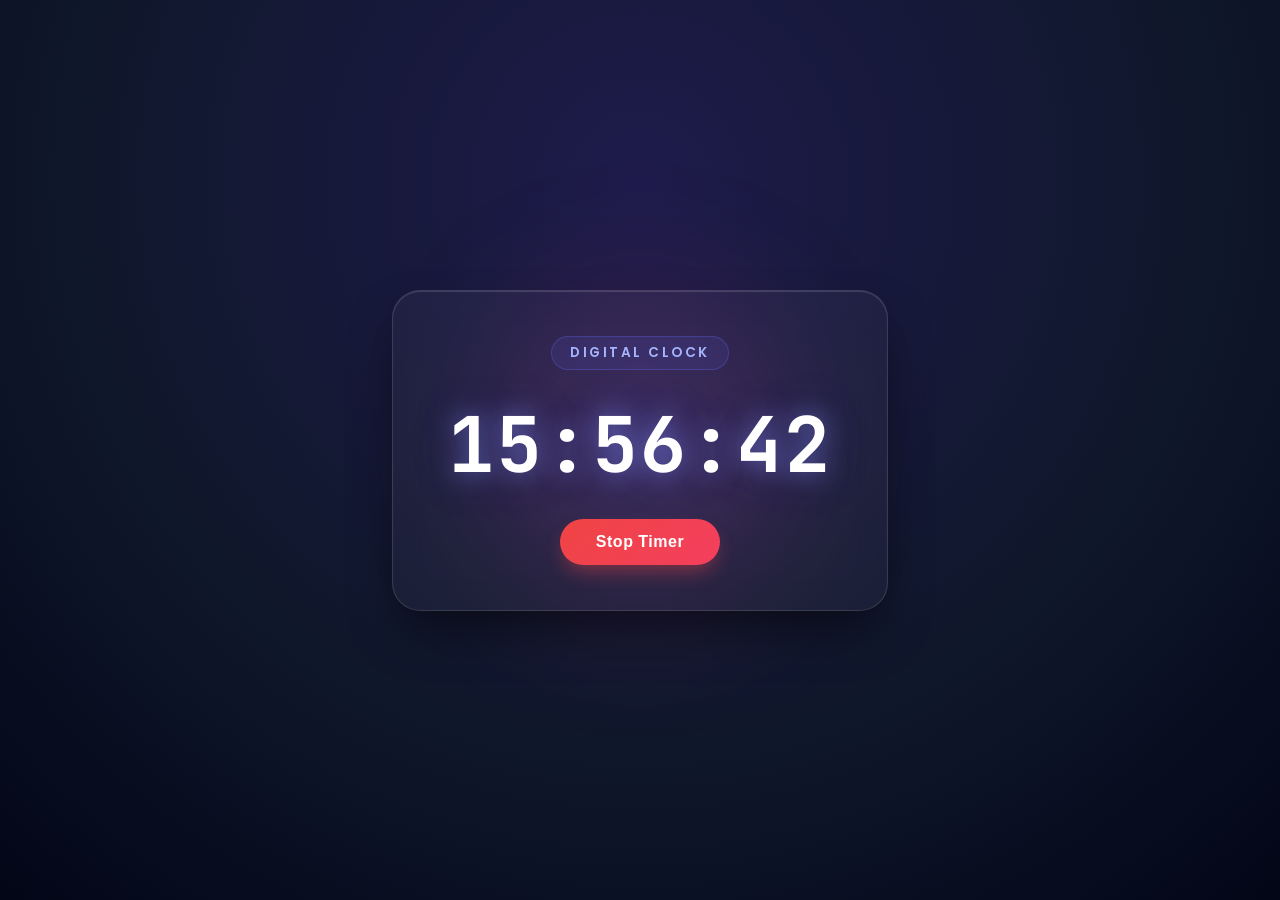
<file: Clock/index.html>
<!DOCTYPE html>
<html lang="en">
<head>
    <meta charset="UTF-8">
    <meta name="viewport" content="width=device-width, initial-scale=1.0">
    <title>Clock</title>
    <link rel="stylesheet" href="style.css">
</head>
<body>
    <div class="clock-card">
        <div class="clock-badge">Digital Clock</div>
        <h1 id="time">00:00:00</h1>
        <div class="controls">
            <button id="stop-btn">Stop Timer</button>
        </div>
    </div>

    <script src="script.js"></script>
</body>
</html>
</file>
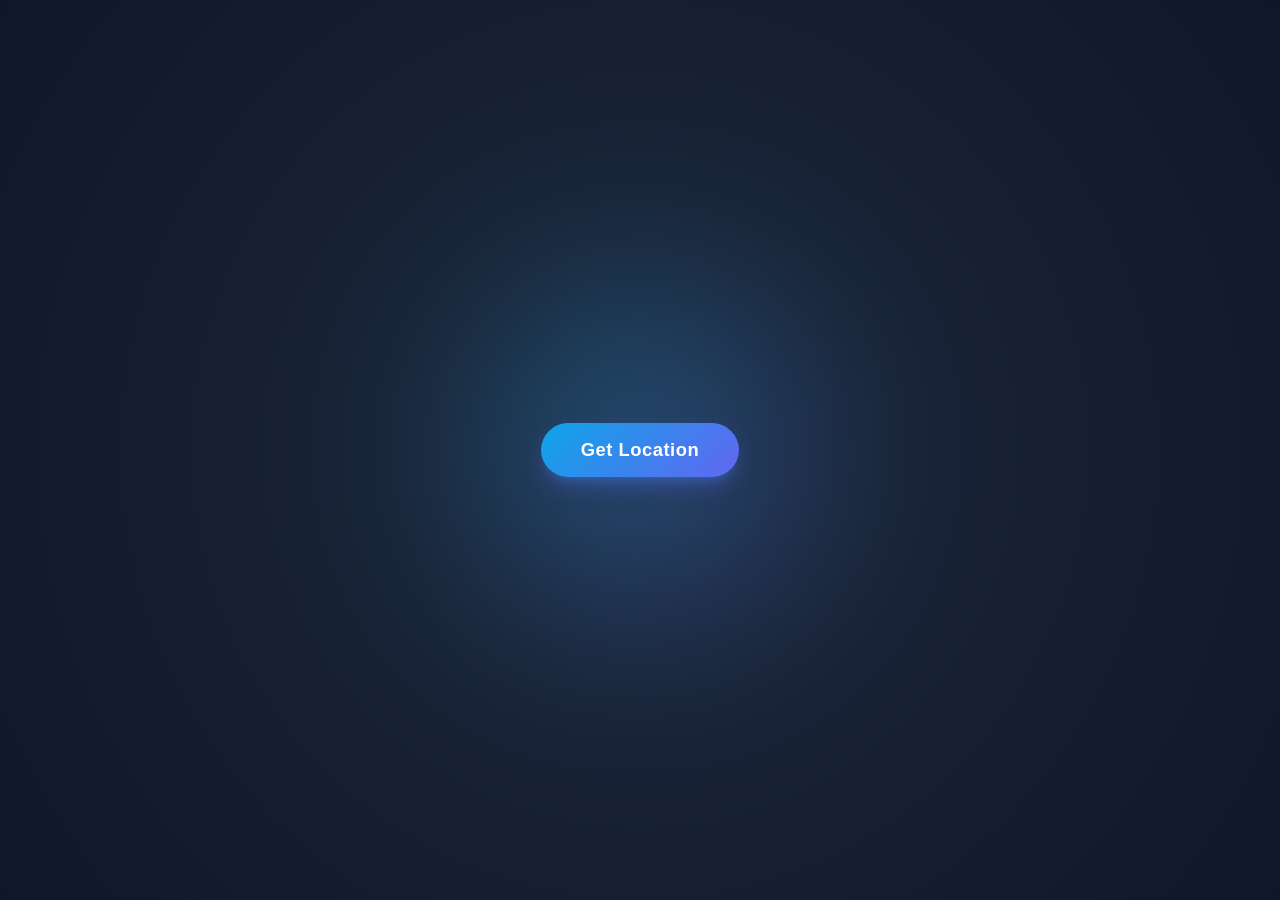
<file: Getting_User_Location/index.html>
<!DOCTYPE html>
<html lang="en">
<head>
    <meta charset="UTF-8">
    <meta name="viewport" content="width=device-width, initial-scale=1.0">
    <title>Getting Location</title>
    <link rel="stylesheet" href="style.css">
</head>
<body>

    <button id="get-location-button">Get Location</button>

    <script src="script.js"></script>
</body>
</html>
</file>
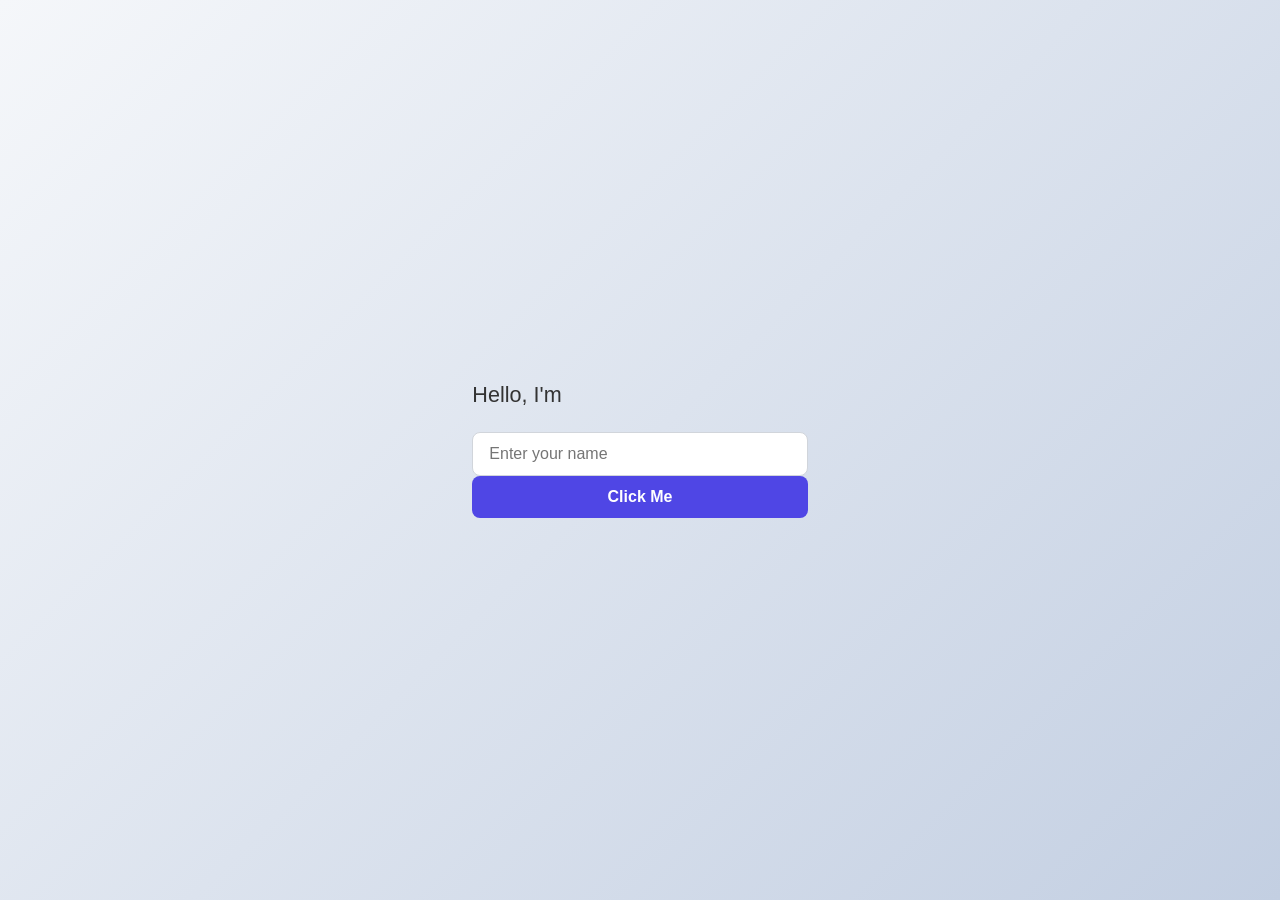
<file: Simple_Storage_App/index.html>
<!doctype html>
<html lang="en">
  <head>
    <meta charset="UTF-8" />
    <meta name="viewport" content="width=device-width, initial-scale=1.0" />
    <title>StoragePractice</title>
    <link rel="stylesheet" href="style.css">
  </head>
  <body>
    <div>
      <h4>
        Hello, I'm
        <span id="username"></span>
      </h4>

      <input id="input-username" type="text" placeholder="Enter your name" />
      <button id="clickButton">Click Me</button>
    </div>

    <script src="script.js"></script>
  </body>
</html>
</file>
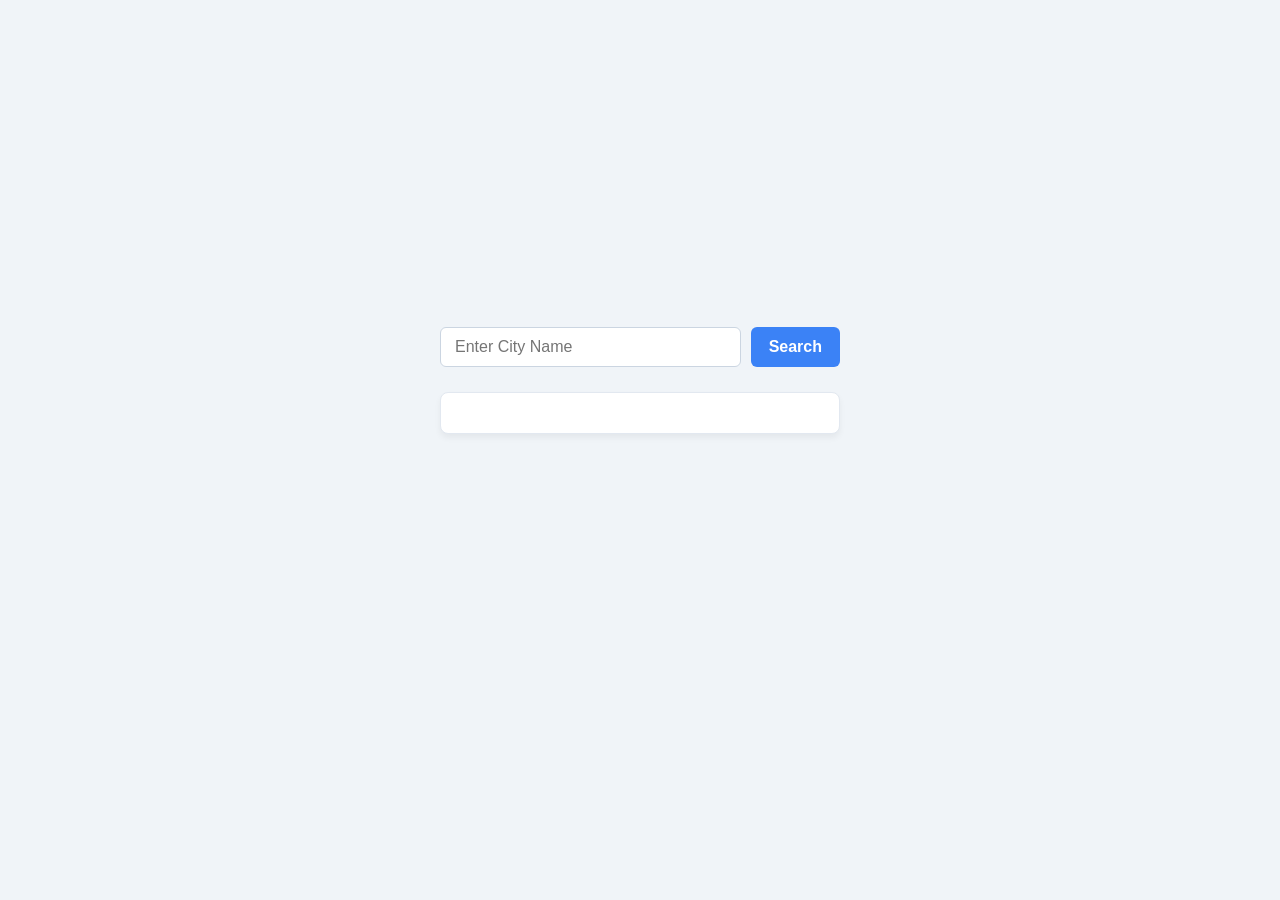
<file: Small_API_Calling_Project/Weather_App/index.html>
<!doctype html>
<html lang="en">
  <head>
    <meta charset="UTF-8" />
    <meta name="viewport" content="width=device-width, initial-scale=1.0" />
    <title>Weather_App</title>
    <link rel="stylesheet" href="style.css" />
  </head>
  <body>
    <div>
      <input id="city-input" type="text" placeholder="Enter City Name" />
      <button id="Search-button">Search</button>
    </div>

    <div>
      <h3 id="city-name"></h3>
      <h3 id="city-time"></h3>
      <h3 id="city-temp"></h3>
    </div>

    <script src="script.js"></script>
  </body>
</html>
</file>
<file: Clock/style.css>
@import url('https://fonts.googleapis.com/css2?family=JetBrains+Mono:wght@500;700&family=Poppins:wght@400;600&display=swap');

* {
    margin: 0;
    padding: 0;
    box-sizing: border-box;
}

body {
    min-height: 100vh;
    display: flex;
    justify-content: center;
    align-items: center;
    background: radial-gradient(circle at 50% 20%, #1e1b4b 0%, #0f172a 60%, #020617 100%);
    font-family: 'Poppins', sans-serif;
    color: #f8fafc;
    overflow: hidden;
    position: relative;
}


body::before {
    content: '';
    position: absolute;
    width: 420px;
    height: 420px;
    background: radial-gradient(circle, rgba(99, 102, 241, 0.28), rgba(236, 72, 153, 0.15), transparent 70%);
    border-radius: 50%;
    filter: blur(60px);
    z-index: 0;
    animation: floatGlow 10s ease-in-out infinite alternate;
}

@keyframes floatGlow {
    0% { transform: translate(-15%, -10%) scale(1); }
    100% { transform: translate(15%, 15%) scale(1.15); }
}


.clock-card {
    position: relative;
    z-index: 1;
    background: rgba(255, 255, 255, 0.04);
    border: 1px solid rgba(255, 255, 255, 0.12);
    box-shadow: 0 25px 50px -12px rgba(0, 0, 0, 0.6),
                inset 0 1px 1px rgba(255, 255, 255, 0.15);
    backdrop-filter: blur(16px);
    -webkit-backdrop-filter: blur(16px);
    border-radius: 28px;
    padding: 45px 55px;
    display: flex;
    flex-direction: column;
    align-items: center;
    gap: 24px;
    text-align: center;
    max-width: 90%;
    transition: transform 0.3s ease, box-shadow 0.3s ease;
}

.clock-card:hover {
    transform: translateY(-4px);
    box-shadow: 0 30px 60px -12px rgba(99, 102, 241, 0.25),
                inset 0 1px 1px rgba(255, 255, 255, 0.2);
}

.clock-badge {
    font-size: 0.85rem;
    font-weight: 600;
    letter-spacing: 2.5px;
    text-transform: uppercase;
    color: #a5b4fc;
    background: rgba(99, 102, 241, 0.12);
    border: 1px solid rgba(99, 102, 241, 0.3);
    padding: 6px 18px;
    border-radius: 9999px;
}


#time {
    font-family: 'JetBrains Mono', monospace;
    font-size: clamp(2.5rem, 8vw, 4.8rem);
    font-weight: 700;
    letter-spacing: 2px;
    color: #ffffff;
    text-shadow: 0 0 25px rgba(129, 140, 248, 0.6),
                 0 0 50px rgba(99, 102, 241, 0.3);
    min-width: 300px;
    user-select: none;
}


.controls {
    display: flex;
    justify-content: center;
    width: 100%;
}

#stop-btn {
    position: relative;
    padding: 14px 36px;
    font-size: 1rem;
    font-weight: 600;
    letter-spacing: 0.5px;
    color: #ffffff;
    background: linear-gradient(135deg, #ef4444, #f43f5e);
    border: none;
    border-radius: 50px;
    cursor: pointer;
    outline: none;
    box-shadow: 0 10px 20px -5px rgba(239, 68, 68, 0.45);
    transition: all 0.25s ease;
}

#stop-btn:hover {
    transform: translateY(-2px) scale(1.03);
    box-shadow: 0 15px 30px -5px rgba(239, 68, 68, 0.65);
    background: linear-gradient(135deg, #f87171, #fb7185);
}

#stop-btn:active {
    transform: translateY(1px) scale(0.98);
    box-shadow: 0 5px 12px -3px rgba(239, 68, 68, 0.4);
}


#stop-btn.resume {
    background: linear-gradient(135deg, #10b981, #059669);
    box-shadow: 0 10px 20px -5px rgba(16, 185, 129, 0.45);
}

#stop-btn.resume:hover {
    box-shadow: 0 15px 30px -5px rgba(16, 185, 129, 0.65);
    background: linear-gradient(135deg, #34d399, #10b981);
}
</file>
<file: Getting_User_Location/style.css>
/* Global reset & typography */
* {
    margin: 0;
    padding: 0;
    box-sizing: border-box;
    font-family: 'Segoe UI', Tahoma, Geneva, Verdana, sans-serif;
}

body {
    min-height: 100vh;
    display: flex;
    justify-content: center;
    align-items: center;
    background: radial-gradient(circle at center, #1e293b, #0f172a);
    overflow: hidden;
    position: relative;
}

/* Background animated glow */
body::before {
    content: '';
    position: absolute;
    width: 320px;
    height: 320px;
    background: linear-gradient(135deg, #06b6d4, #6366f1);
    border-radius: 50%;
    filter: blur(100px);
    opacity: 0.35;
    z-index: 0;
    animation: pulse 8s ease-in-out infinite alternate;
}

@keyframes pulse {
    0% {
        transform: scale(0.9) translate(-10%, -10%);
    }
    100% {
        transform: scale(1.15) translate(10%, 10%);
    }
}

/* Modern Glowing Button */
#get-location-button {
    position: relative;
    z-index: 1;
    padding: 16px 40px;
    font-size: 1.15rem;
    font-weight: 600;
    letter-spacing: 0.5px;
    color: #ffffff;
    background: linear-gradient(135deg, #0ea5e9, #6366f1);
    border: none;
    border-radius: 50px;
    cursor: pointer;
    outline: none;
    box-shadow: 0 10px 25px -5px rgba(99, 102, 241, 0.45),
                0 8px 10px -6px rgba(14, 165, 233, 0.3);
    transition: all 0.3s cubic-bezier(0.4, 0, 0.2, 1);
    backdrop-filter: blur(10px);
}

/* Hover & Focus Effects */
#get-location-button:hover {
    transform: translateY(-3px) scale(1.03);
    box-shadow: 0 20px 35px -5px rgba(99, 102, 241, 0.6),
                0 12px 15px -6px rgba(14, 165, 233, 0.45);
    background: linear-gradient(135deg, #38bdf8, #818cf8);
}

/* Active / Click Effect */
#get-location-button:active {
    transform: translateY(1px) scale(0.98);
    box-shadow: 0 6px 15px -4px rgba(99, 102, 241, 0.4);
}
</file>
<file: Simple_Storage_App/style.css>
* {
  box-sizing: border-box;
  margin: 0;
  padding: 0;
  font-family: "Segoe UI", Tahoma, Geneva, Verdana, sans-serif;
}
body {
  display: flex;
  justify-content: center;
  align-items: center;
  min-height: 100vh;
  background: linear-gradient(135deg, #f5f7fa 0%, #c3cfe2 100%);
}
.card {
  background: #ffffff;
  padding: 2.5rem 2rem;
  border-radius: 12px;
  box-shadow: 0 10px 25px rgba(0, 0, 0, 0.08);
  width: 100%;
  max-width: 400px;
  text-align: center;
}
h4 {
  font-size: 1.35rem;
  color: #333333;
  margin-bottom: 1.5rem;
  font-weight: 500;
}
#username {
  color: #4f46e5;
  font-weight: 700;
}
.input-group {
  display: flex;
  flex-direction: column;
  gap: 0.75rem;
}
#input-username {
  width: 100%;
  padding: 0.75rem 1rem;
  border: 1.5px solid #d1d5db;
  border-radius: 8px;
  font-size: 1rem;
  outline: none;
  transition:
    border-color 0.2s,
    box-shadow 0.2s;
}
#input-username:focus {
  border-color: #4f46e5;
  box-shadow: 0 0 0 3px rgba(79, 70, 229, 0.2);
}
#clickButton {
  width: 100%;
  padding: 0.75rem 1rem;
  border: none;
  border-radius: 8px;
  background-color: #4f46e5;
  color: #ffffff;
  font-size: 1rem;
  font-weight: 600;
  cursor: pointer;
  transition:
    background-color 0.2s,
    transform 0.1s;
}
#clickButton:hover {
  background-color: #4338ca;
}
#clickButton:active {
  transform: scale(0.98);
}
</file>
<file: Small_API_Calling_Project/Weather_App/style.css>
body {
  font-family: Arial, sans-serif;
  background-color: #f0f4f8;
  color: #333333;
  display: flex;
  flex-direction: column;
  align-items: center;
  justify-content: center;
  min-height: 80vh;
  margin: 0;
  padding: 20px;
}

body > div:first-of-type {
  display: flex;
  gap: 10px;
  margin-bottom: 25px;
  width: 100%;
  max-width: 400px;
}

#city-input {
  flex: 1;
  padding: 10px 14px;
  font-size: 16px;
  border: 1px solid #cbd5e1;
  border-radius: 6px;
  outline: none;
  background-color: #ffffff;
}

#city-input:focus {
  border-color: #3b82f6;
}

#Search-button {
  padding: 10px 18px;
  font-size: 16px;
  font-weight: bold;
  color: #ffffff;
  background-color: #3b82f6;
  border: none;
  border-radius: 6px;
  cursor: pointer;
  transition: background-color 0.2s ease;
}

#Search-button:hover {
  background-color: #2563eb;
}

body > div:last-of-type {
  width: 100%;
  max-width: 400px;
  background-color: #ffffff;
  border-radius: 8px;
  padding: 15px 20px;
  box-shadow: 0 4px 6px rgba(0, 0, 0, 0.05);
  border: 1px solid #e2e8f0;
  box-sizing: border-box;
}

#city-name,
#city-time,
#city-temp {
  margin: 10px 0;
  font-weight: 500;
}

#city-name {
  font-size: 18px;
  color: #1e293b;
}

#city-time {
  font-size: 15px;
  color: #64748b;
}

#city-temp {
  font-size: 24px;
  color: #0284c7;
  font-weight: bold;
}
</file>
